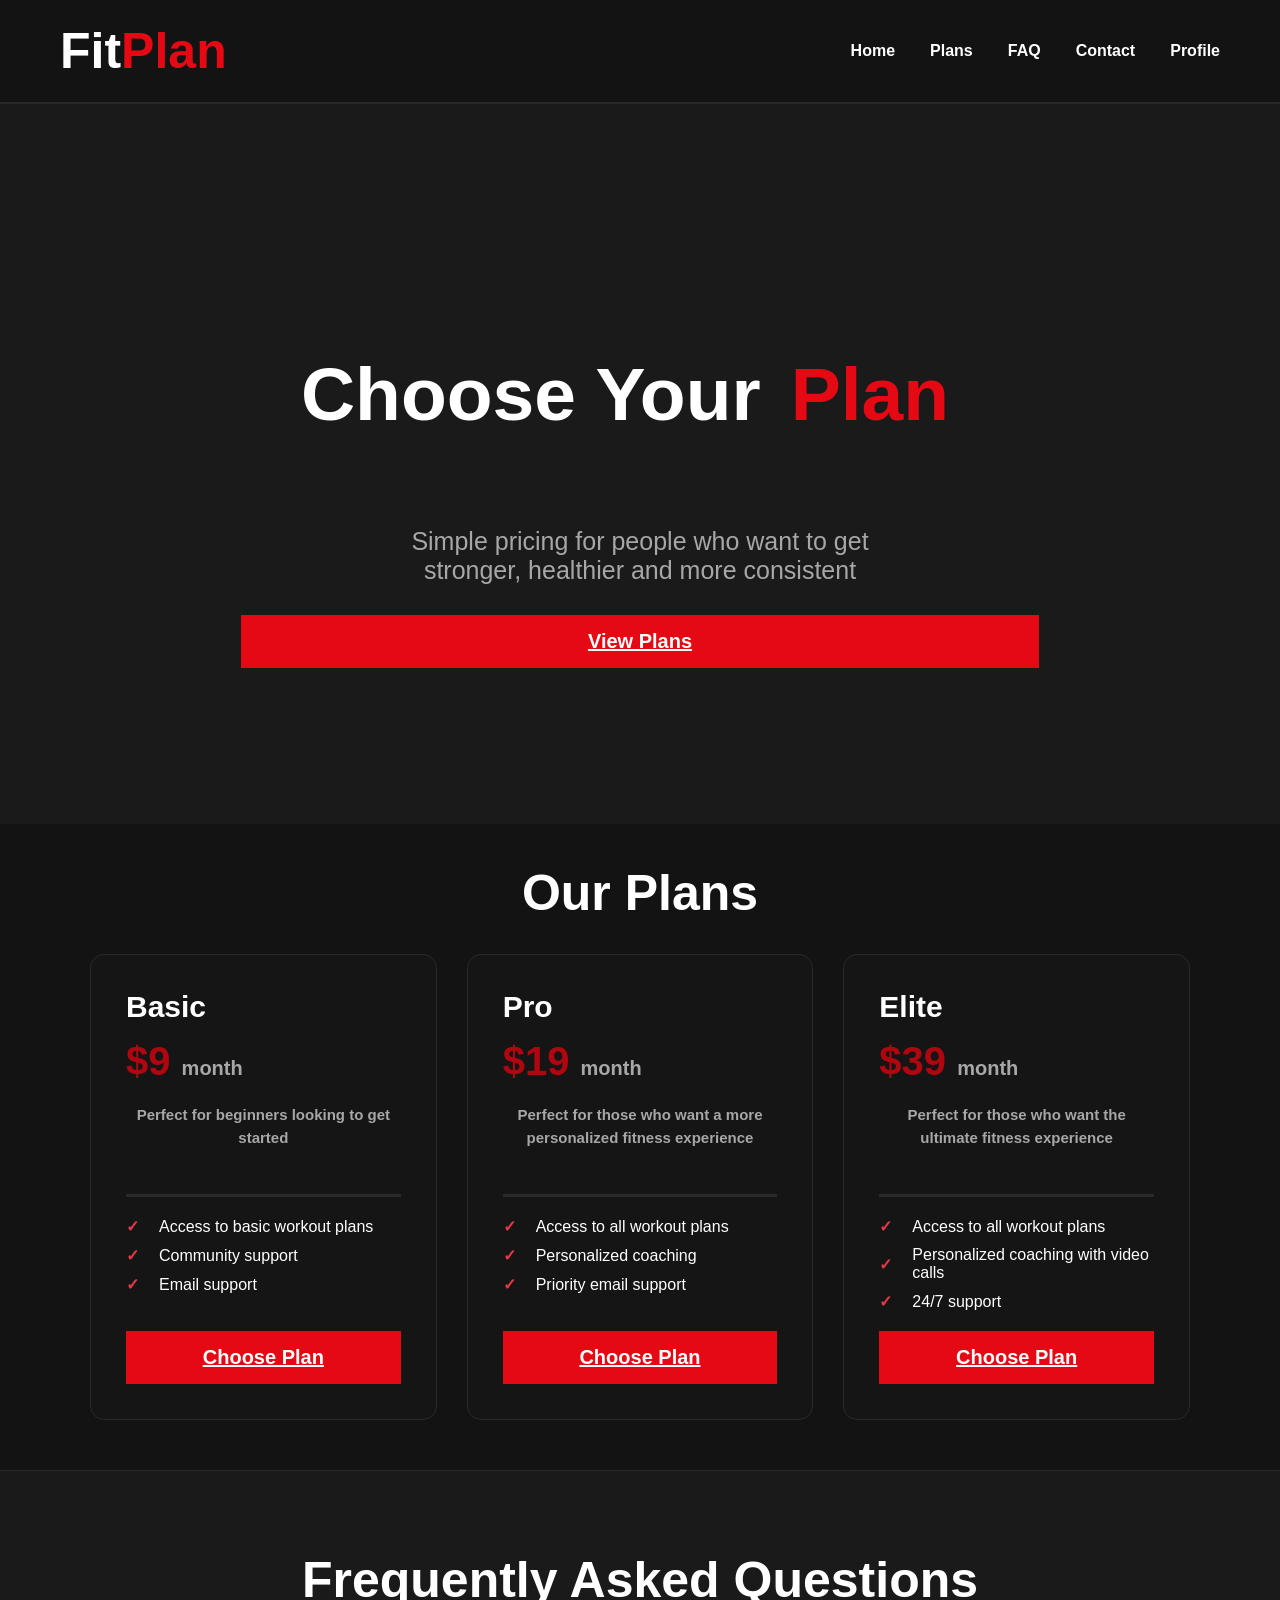
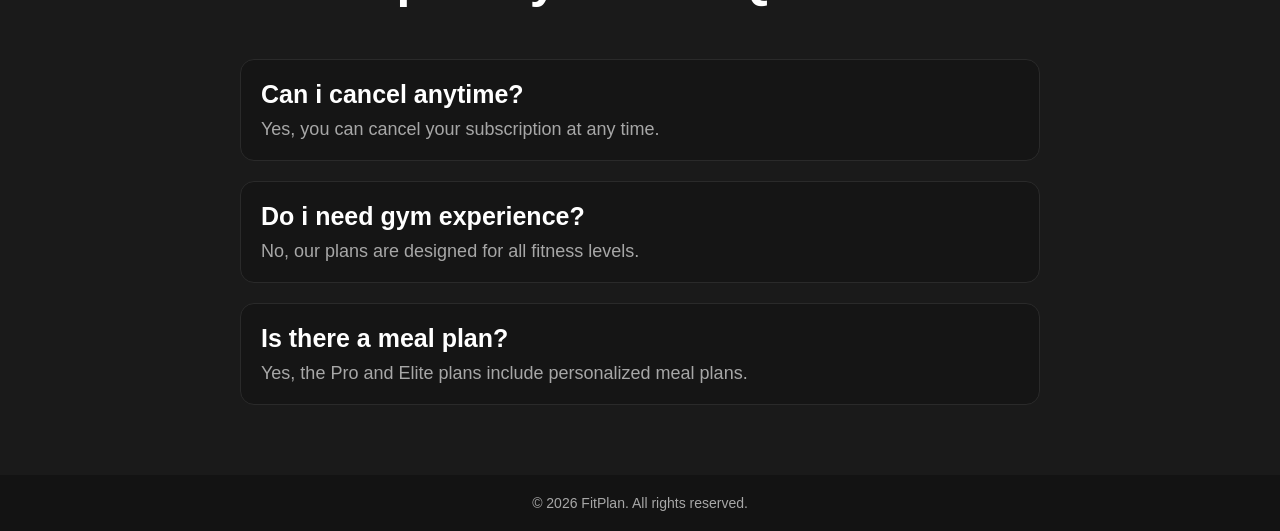
<file: index.html>
<!DOCTYPE html>
<html lang="en">
    <head>
      <meta charset="UTF-8">
      <meta name="viewport" content="width=device-width, initial-scale=1.0">
        <title>FitPlan</title>
        <link rel="stylesheet" href="style.css">
    </head>

<body>
<header class="header">
    <div class="logo">Fit<span>Plan</span></div>
        <nav>
            <ul class="nav-links">
                <li><a href="index.html">Home</a></li>
                <li><a href="plans.html">Plans</a></li>
                <li><a href="faq.html">FAQ</a></li>
                <li><a href="contact.html">Contact</a></li>
                <li><a href="profile.html">Profile</a></li>
            </ul>
        </nav>
    </div>
</header>
<main>
<section class="hero">
    <div class="hero-content">
        <h1>Choose Your<span>Plan</span></h1>
        <p>Simple pricing for people who want to get<br> stronger, healthier and more consistent</p>
        <a href="#Plans" class="btn">View Plans</a>
    </div>
</section>

<section class="Plans">
    <h2>Our Plans</h2>
    <div class="plans-grid">
        <div class="plan-cards">
             <div class="plan-card">
              <h3>Basic</h3>
              <p>$9 <span>month</span></p>
                <div class="description">
                    <p>Perfect for beginners looking to get started</p>
                </div>
                 <div class="card-line"></div>
                 <ul>
                     <li>Access to basic workout plans</li>
                     <li>Community support</li>
                     <li>Email support</li>
                </ul>
                 <a href="#" class="btn">Choose Plan</a>
            </div>
            <div class="plan-card">
                <h3>Pro</h3>
                <p>$19 <span>month</span></p>
                    <div class="description">
                        <p>Perfect for those who want a more personalized fitness experience</p>
                    </div>
                <div class="card-line"></div>
                <ul>
                    <li>Access to all workout plans</li>
                    <li>Personalized coaching</li>
                    <li>Priority email support</li>
                </ul>
                <a href="#" class="btn">Choose Plan</a>
            </div>
            <div class="plan-card">
                <h3>Elite</h3>
                <p>$39 <span>month</span></p>
                    <div class="description">
                         <p>Perfect for those who want the ultimate fitness experience</p>
                    </div>
                <div class="card-line"></div>
                <ul>
                    <li>Access to all workout plans</li>
                    <li>Personalized coaching with video calls</li>
                    <li>24/7 support</li>
                </ul>
                <a href="#" class="btn">Choose Plan</a>
            </div>
        </div>
    </div>
</section>
<section class="faq">
    <h2>Frequently Asked Questions</h2>
    <div class="faq-content">
        <div class="faq-item">
            <h3>Can i cancel anytime?</h3>
            <p>Yes, you can cancel your subscription at any time.</p>
        </div>
        <div class="faq-item">
            <h3>Do i need gym experience?</h3>
            <p>No, our plans are designed for all fitness levels.</p>
        </div>
        <div class="faq-item">
            <h3>Is there a meal plan?</h3>
            <p>Yes, the Pro and Elite plans include personalized meal plans.</p>
        </div>
    </div>
</section>
</main>
<footer class="footer">
    <p>&copy; 2026 FitPlan. All rights reserved.</p>
</body>
</html>
</file>
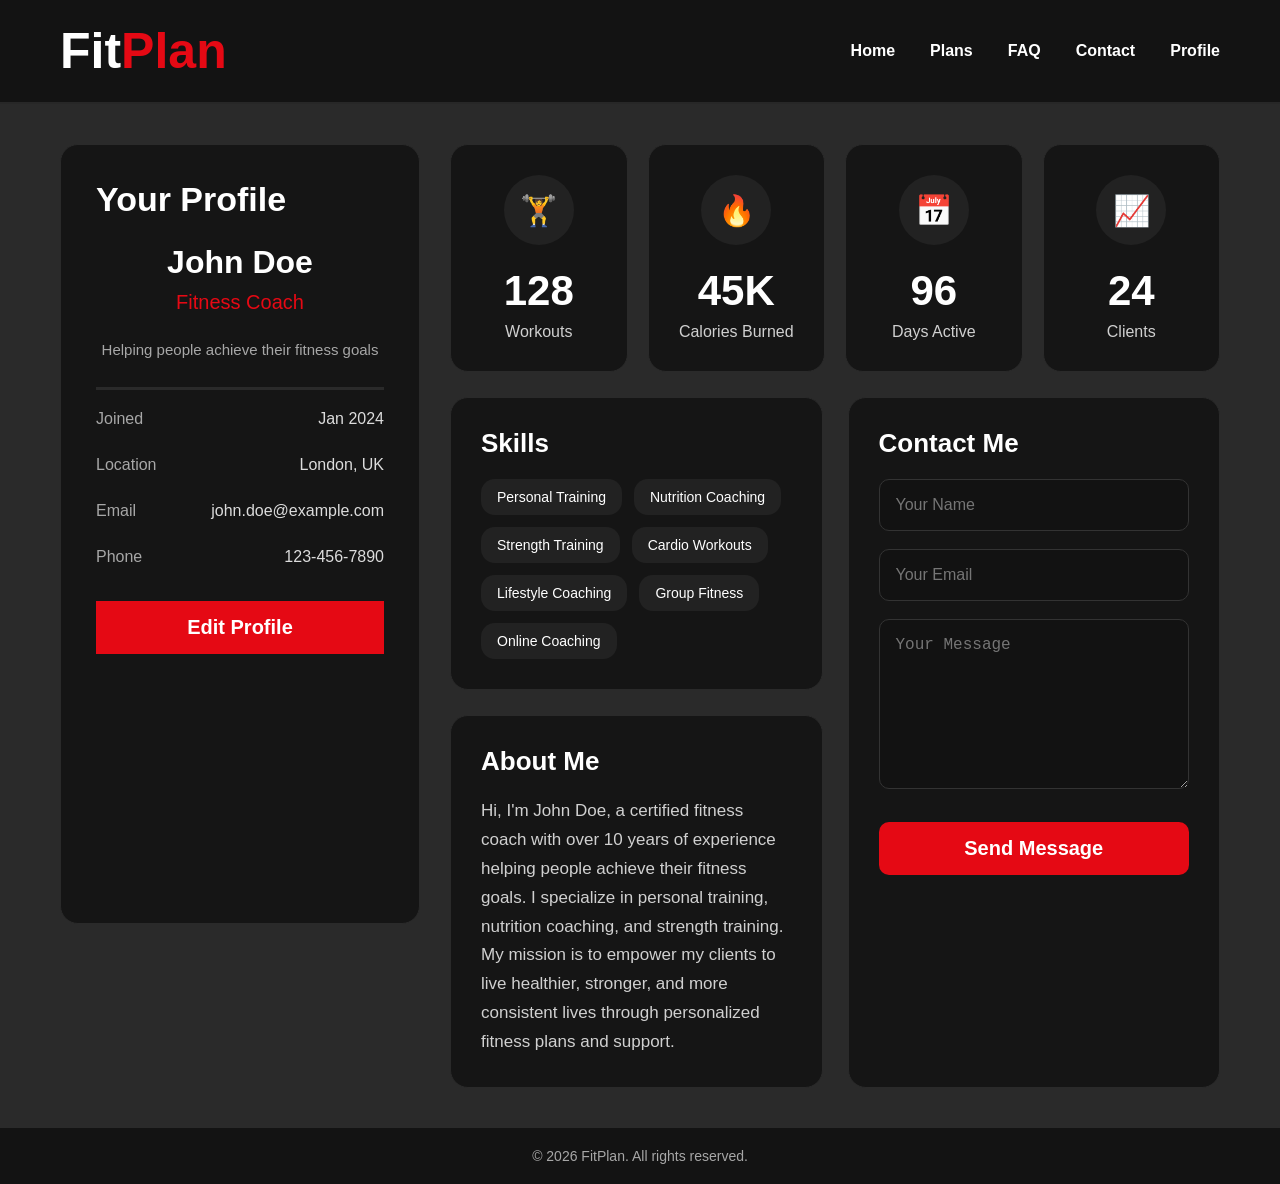
<file: profile.html>
<!DOCTYPE html>
<html lang="en">
    <head>
      <meta charset="UTF-8">
      <meta name="viewport" content="width=device-width, initial-scale=1.0">
        <title>FitPlan - Profile</title>
        <link rel="stylesheet" href="style.css">
    </head>
    <body>
        <header class="header">
            <div class="logo">Fit<span>Plan</span></div>
                 <nav>
                    <ul class="nav-links">
                     <li><a href="index.html">Home</a></li>
                        <li><a href="plans.html">Plans</a></li>
                        <li><a href="faq.html">FAQ</a></li>
                        <li><a href="contact.html">Contact</a></li>
                        <li><a href="profile.html">Profile</a></li>
                   
                    </ul>
                </nav>
        
    </header>

    <main>
        <section class="profile-dashboard">
            <aside class="profile-card">
             <h1>Your Profile</h1>
                <div class="profile-info">
                    <h2>John Doe</h2>
                        <div class="job">
                            <p>Fitness Coach</p>
                        </div>
                        <div class="description">
                            <p> Helping people achieve their fitness goals </p>
                        </div>
                    <div class="card-line"></div>
                    <div class="info">
                        <p>Joined<span>Jan 2024</span></p>
                        <P>Location<span>London, UK</span></P>
                        <p>Email<span>john.doe@example.com</span></p>
                        <p>Phone<span>123-456-7890</span></p>
                        <a href="#" class="btn">Edit Profile</a>
                    </div>
                </div>
            </aside>
            <section class="dashboard-content">
                <div class="achievments">
                    <div class="achievment-card">
                        <div class="stat-icon">🏋️</div>
                        <h1>128</h1>
                        <p>Workouts</p>
                    </div>
                    <div class="achievment-card">
                        <div class="stat-icon">🔥</div>
                        <h1>45K</h1>
                        <p>Calories Burned</p>
                    </div>
                    <div class="achievment-card">
                        <div class="stat-icon">📅</div>
                        <h1>96</h1>
                        <p>Days Active</p>
                    </div>
                    <div class="achievment-card">
                        <div class="stat-icon">📈</div>
                        <h1>24</h1>
                        <p>Clients</p>
                    </div>
                </div>
                <div class="skills-card">
                    <div class="skills"></div>
                    <h2>Skills</h2>
                    <ul>
                        <li>Personal Training</li>
                        <li>Nutrition Coaching</li>
                        <li>Strength Training</li>
                        <li>Cardio Workouts</li>
                        <li>Lifestyle Coaching</li>
                        <li>Group Fitness</li>
                        <li>Online Coaching</li>
                    </ul>
                </div>
                <div class="aboutme-card">
                    <div class="aboutme">
                        <h2>About Me</h2>
                        <p>Hi, I'm John Doe, a certified fitness coach with over 10 years of experience helping people achieve their fitness goals. I specialize in personal training, nutrition coaching, and strength training. My mission is to empower my clients to live healthier, stronger, and more consistent lives through personalized fitness plans and support.</p>
                    </div>
                </div>
                <div class="contact-me-card">
                    <div class="contact-me">
                        <h2>Contact Me</h2>
                        <form>
                            <input type="text" placeholder="Your Name" required>
                            <input type="email" placeholder="Your Email" required>
                            <textarea placeholder="Your Message" required></textarea>
                            <button type="submit" class="btn">Send Message</button>
                        </form>
                    </div>
                </div>
            </section>
        </section>
    </main>

    <footer class="footer">
        <p>&copy; 2026 FitPlan. All rights reserved.</p>
    </footer>
</body>
</html>
</file>
<file: style.css>
*  {
    margin: 0;
    padding: 0;
    box-sizing: border-box;
}
body {
    font-family: Arial, sans-serif;
    background: #2a2a2a;
    color: white;
}
.header {
  width: 100%;
  padding: 22px 60px;
  background: #131313;
  display: flex;
  justify-content: space-between;
  align-items: center;
  border-bottom: 2px solid #272727;
}

.header .logo {
  font-size: 50px;
  font-weight: bold;
  color: #ffffff;
}
.header span {
  font-size: 50px;
  color: #e50914;
}
.navbar{
  display: flex;
  gap: 20px;
}
.nav-links {
  list-style: none;
  display: flex;
  gap: 35px;
  margin: 0;
  padding: 0;
}
.nav-links a {
  color: white;
  text-decoration: none;
  font-weight: 600;
  transition: 0.3s;
}
.nav-links a:hover {
  color: #e50914;
  
}
.hero{
    display: flex;
    flex-direction: column;
    align-items: center;
    justify-content: center;
    height: 80vh;
    background:#1a1a1a
}
.hero h1{
  display: flex;
  align-items: center;
  justify-content: center;
  padding: 60px;
  font-size: 75px;
  font-weight: bold;
}
.hero span{
    color: #e50914;
    font-size: 75px;
    font-weight: bold;
    justify-content: center;
    display: flex;
    align-items: center;
    padding: 30px;
}
.hero p{
    color: #a7a7a7;
    font-size: 25px;
    justify-content: center;
    display: flex;
    align-items: center;
    text-align:center
}
.btn{
    display: flex;
    align-items: center;
    justify-content: center;
    padding: 15px 30px;
    background: #e50914;
    color: white;
    font-size: 20px;
    font-weight: bold;
    border: none;
    cursor: pointer;
    margin-top: 30px;
}
.btn:hover{
    background: #b0060f;
}
.Plans{
background: #131313;
padding: 10px 10px;
margin-bottom: 1px;
padding-bottom: 50px;
}
.Plans h2{
    display: flex;
    align-items: center;
    justify-content: center;
    padding: 30px;
    font-size: 50px;
    font-weight: bold;
    margin-bottom: 2px;
}
.plan-cards {
  max-width: 1100px;
  margin: 0 auto;

  display: grid;
  grid-template-columns: repeat(3, 1fr);
  gap: 30px;
}
.plan-card {
  background: #151515;
  color: white;
  border: 1px solid #2a2a2a;
  border-radius: 14px;
  padding: 35px;
  min-height: 430px;

  display: flex;
  flex-direction: column;
}
.plan-card .btn {
  margin-top: auto;
  text-align: center;
}
.plan-card h3 {
  font-size: 30px;
  margin-bottom: 15px;
  font-weight: bold;
}
.plan-card p {
  font-size: 40px;
  color: #b0060f;
  margin-bottom: 20px;
  font-weight: bold;
}
.plan-card span {
  font-size: 20px;
  color: #a7a7a7;
  margin-bottom: 20px;
}
.card-line {
  width: 100%;
  height: 3px;
  background: #2a2a2a;
 
  margin-bottom: 20px;
}

.description p{
    font-size: 15px;
    color: #a7a7a7;
}
.plan-card ul {
    list-style: none;
    margin-bottom: 10px;

}
.plan-card ul li {
    display: flex;
    align-items: center;
    gap: 10px;
    margin-bottom: 10px;
}
.plan-card li::before {
  content: "✓";
  color: #e63946;
  font-weight: bold;
  margin-right: 10px;
}
.faq {
  background: #1a1a1a;
  padding: 50px 20px;
}
.faq h2 {
  display: flex;
  align-items: center;
  justify-content: center;
  padding: 30px;
  font-size: 50px;
  font-weight: bold;
}
.faq .faq-item {
  max-width: 800px;
  margin: 20px auto;
  background: #151515;
  border: 1px solid #2a2a2a;
  border-radius: 14px;
  padding: 20px;
}
.faq .faq-item h3 {
  font-size: 25px;
  margin-bottom: 10px;
  font-weight: bold;
}
.faq .faq-item p {
  font-size: 18px;
  color: #a7a7a7;
}
.profile-dashboard {
  max-width: 1350px;
  margin: 0 auto;
  padding: 40px 60px;

  display: grid;
  grid-template-columns: 360px 1fr;
  gap: 30px;
  align-items: start;
}
.dashboard-content {
  display: grid;
  grid-template-columns: 1fr 1fr;
  gap: 25px;
}
.profile-card {
  background: #151515;
  color: white;
  border: 1px solid #2a2a2a;
  border-radius: 18px;
  padding: 35px;
  min-height: 780px;
}
.profile-card h1 {
  font-size: 34px;
  margin-bottom: 25px;
}
.stat-icon {
  width: 70px;
  height: 70px;
  background: #222;
  border-radius: 50%;

  display: flex;
  align-items: center;
  justify-content: center;

  font-size: 30px;
  margin-bottom: 22px;
}
.profile-info h2 {
  text-align: center;
  font-size: 32px;
  margin-bottom: 10px;
}
.job {
  text-align: center;
  font-size: 20px;
  color: #e50914;
  margin-bottom: 25px;
}
.description {
  color: #a7a7a7;
  font-size: 18px;
  text-align: center;
  line-height: 1.5;
  margin-bottom: 25px;
}
.achievments {
  grid-column: 1 / -1;

  display: grid;
  grid-template-columns: repeat(4, 1fr);
  gap: 20px;
}
.achievment-card {
  background: #151515;
  color: white;
  border: 1px solid #2a2a2a;
  border-radius: 18px;
  padding: 30px;
  text-align: center;
  min-height: 190px;

  display: flex;
  flex-direction: column;
  align-items: center;
  justify-content: center;
}
.achievment-card h1 {
  font-size: 42px;
  margin-bottom: 8px;
}

.achievment-card p {
  color: #d0d0d0;
  font-size: 16px;
}
.info p {
  color: #a7a7a7;
  font-size: 16px;
  display: flex;
  justify-content: space-between;
  gap: 20px;
  margin-bottom: 28px;
}
.info span {
  color: #dcdcdc;
  font-size: 16px;
  margin-left: 0;
  text-align: right;
}
.profile-card .btn {
  width: 100%;
  text-decoration: none;
  margin-top: 35px;
}
.skills-card,
.aboutme-card,
.contact-me-card {
  background: #151515;
  color: white;
  border: 1px solid #2a2a2a;
  border-radius: 18px;
  padding: 30px;
}
.skills-card {
  grid-column: 1;
}
.contact-me-card {
  grid-column: 2;
  grid-row: 2 / span 2;
}
.skills-card h2,
.aboutme-card h2,
.contact-me-card h2 {
  font-size: 26px;
  margin-bottom: 20px;
}
.skills-card ul {
  list-style: none;
  display: flex;
  flex-wrap: wrap;
  gap: 12px;
}
.skills-card li {
  background: #222;
  color: white;
  padding: 10px 16px;
  border-radius: 14px;
  font-size: 14px;
}
.aboutme-card p {
  color: #d0d0d0;
  font-size: 17px;
  line-height: 1.7;
}
.contact-me-card form {
  display: flex;
  flex-direction: column;
  gap: 18px;
}
.contact-me-card input,
.contact-me-card textarea {
  width: 100%;
  background: #121212;
  border: 1px solid #333;
  color: white;
  padding: 16px;
  border-radius: 10px;
  font-size: 16px;
}
.contact-me-card textarea {
  min-height: 170px;
  resize: vertical;
}

.contact-me-card button {
  width: 100%;
  border-radius: 10px;
  margin-top: 15px;
}
.footer {
  background: #131313;
  color: #a7a7a7;
  text-align: center;
  padding: 20px;
}
.footer p {
  font-size: 14px;
}
</file>
